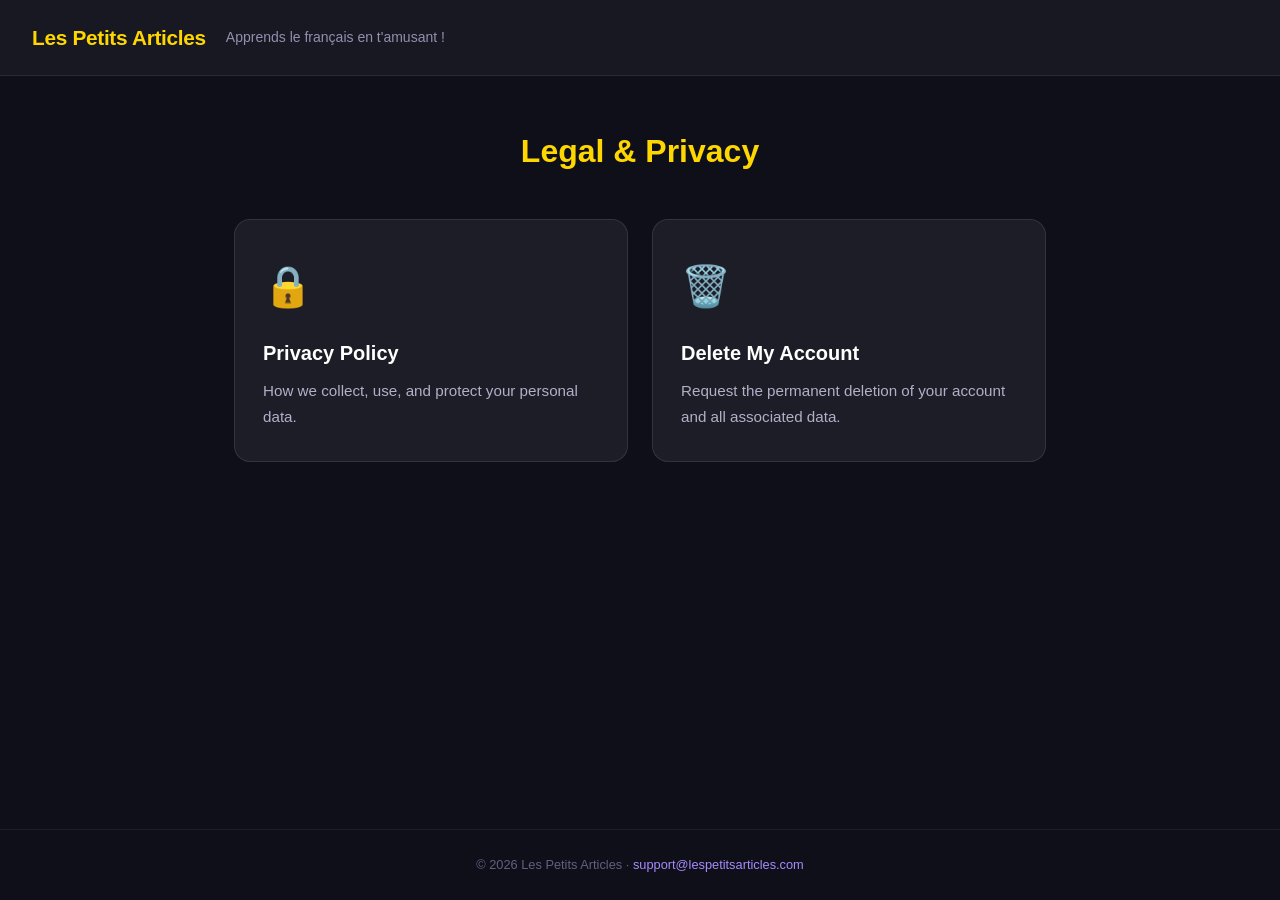
<file: index.html>
<!DOCTYPE html>
<html lang="en">
<head>
  <meta charset="UTF-8">
  <meta name="viewport" content="width=device-width, initial-scale=1.0">
  <title>Les Petits Articles — Legal</title>
  <link rel="stylesheet" href="style.css">
</head>
<body>
  <header>
    <div class="logo">Les Petits Articles</div>
    <p class="tagline">Apprends le français en t'amusant !</p>
  </header>
  <main class="center">
    <h1>Legal &amp; Privacy</h1>
    <div class="card-grid">
      <a href="privacy-policy.html" class="card">
        <div class="card-icon">🔒</div>
        <h2>Privacy Policy</h2>
        <p>How we collect, use, and protect your personal data.</p>
      </a>
      <a href="delete-account.html" class="card">
        <div class="card-icon">🗑️</div>
        <h2>Delete My Account</h2>
        <p>Request the permanent deletion of your account and all associated data.</p>
      </a>
    </div>
  </main>
  <footer>
    <p>© 2026 Les Petits Articles · <a href="mailto:support@lespetitsarticles.com">support@lespetitsarticles.com</a></p>
  </footer>
</body>
</html>
</file>
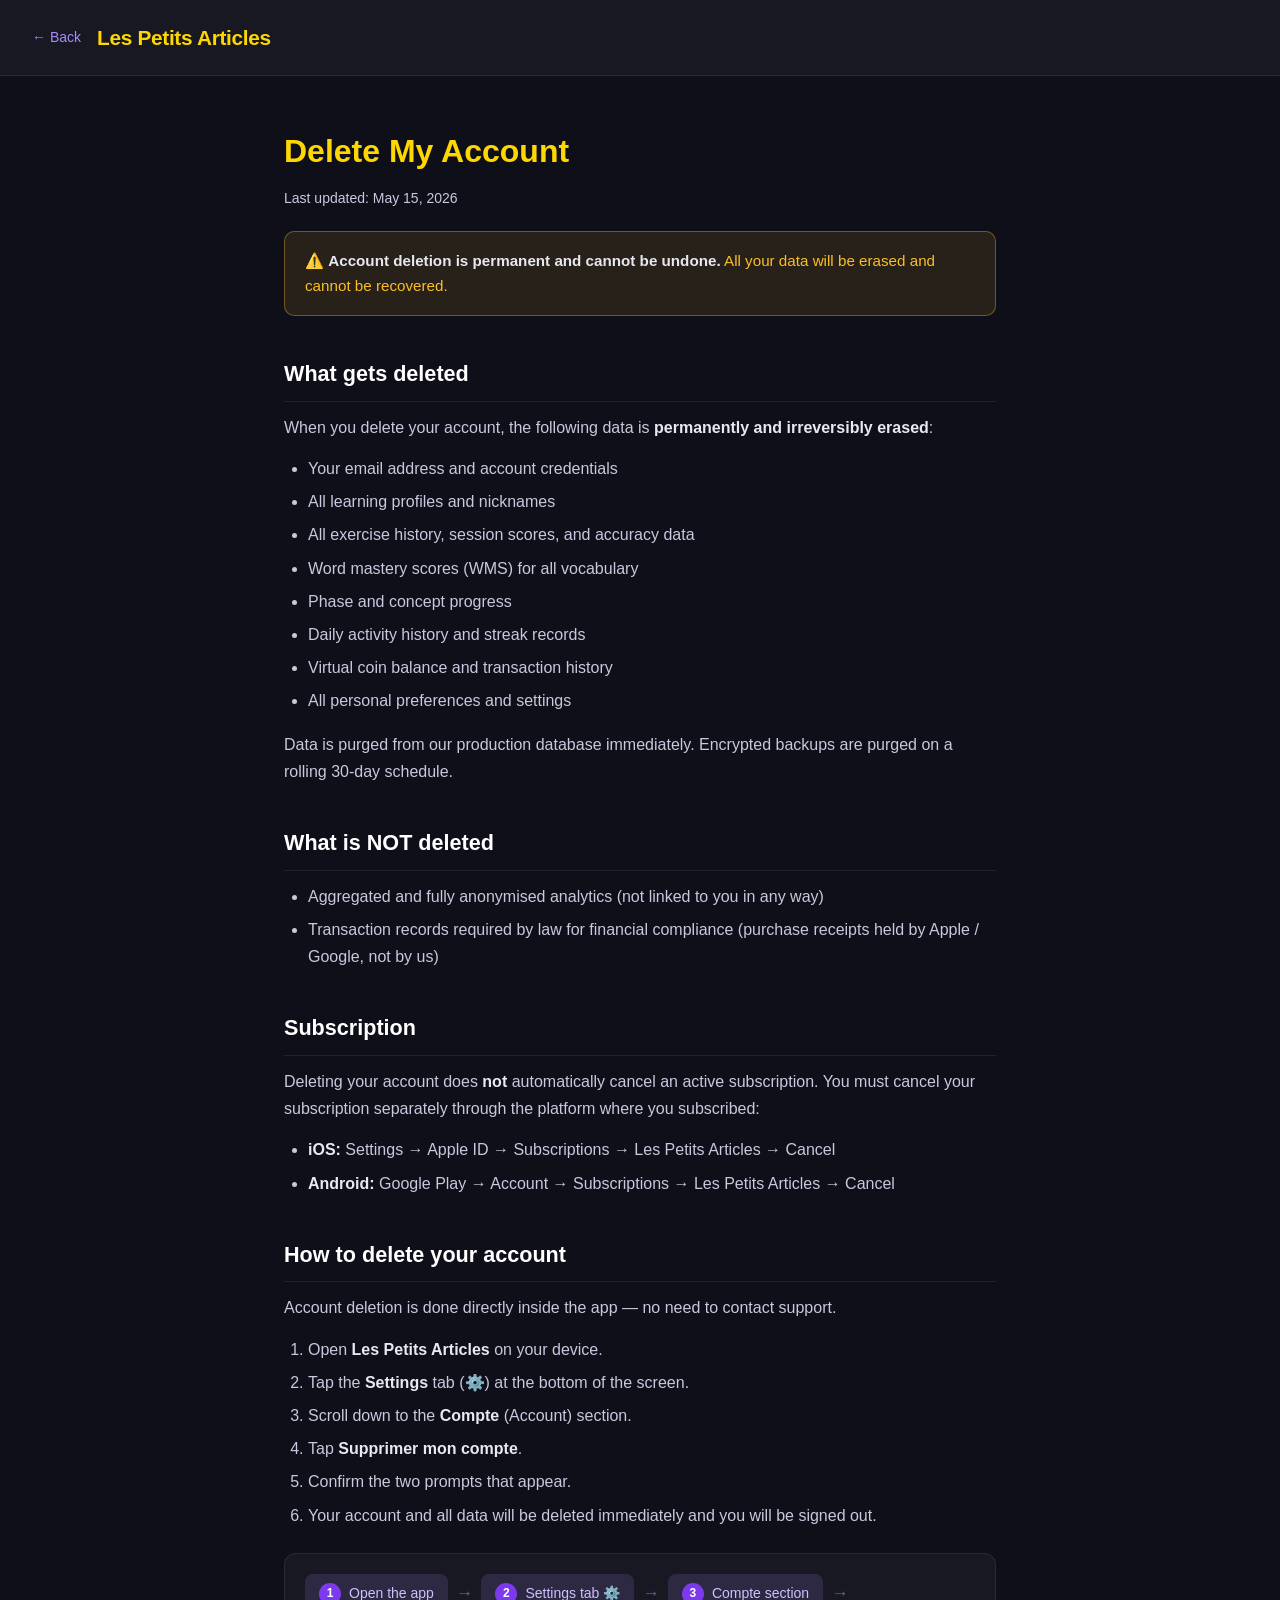
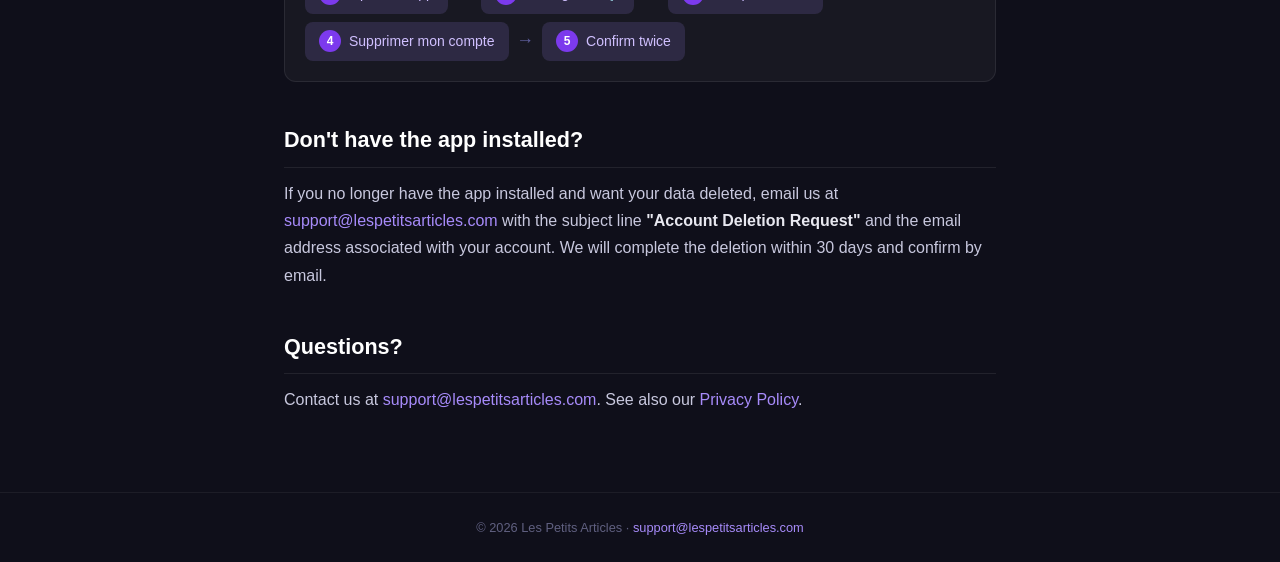
<file: delete-account.html>
<!DOCTYPE html>
<html lang="en">
<head>
  <meta charset="UTF-8">
  <meta name="viewport" content="width=device-width, initial-scale=1.0">
  <title>Delete My Account — Les Petits Articles</title>
  <link rel="stylesheet" href="style.css">
</head>
<body>
  <header>
    <a href="index.html" class="back">← Back</a>
    <div class="logo">Les Petits Articles</div>
  </header>
  <main class="prose">
    <h1>Delete My Account</h1>
    <p class="meta">Last updated: May 15, 2026</p>

    <div class="warning-box">
      ⚠️ <strong>Account deletion is permanent and cannot be undone.</strong> All your data will be erased and cannot be recovered.
    </div>

    <h2>What gets deleted</h2>
    <p>When you delete your account, the following data is <strong>permanently and irreversibly erased</strong>:</p>
    <ul>
      <li>Your email address and account credentials</li>
      <li>All learning profiles and nicknames</li>
      <li>All exercise history, session scores, and accuracy data</li>
      <li>Word mastery scores (WMS) for all vocabulary</li>
      <li>Phase and concept progress</li>
      <li>Daily activity history and streak records</li>
      <li>Virtual coin balance and transaction history</li>
      <li>All personal preferences and settings</li>
    </ul>
    <p>Data is purged from our production database immediately. Encrypted backups are purged on a rolling 30-day schedule.</p>

    <h2>What is NOT deleted</h2>
    <ul>
      <li>Aggregated and fully anonymised analytics (not linked to you in any way)</li>
      <li>Transaction records required by law for financial compliance (purchase receipts held by Apple / Google, not by us)</li>
    </ul>

    <h2>Subscription</h2>
    <p>Deleting your account does <strong>not</strong> automatically cancel an active subscription. You must cancel your subscription separately through the platform where you subscribed:</p>
    <ul>
      <li><strong>iOS:</strong> Settings → Apple ID → Subscriptions → Les Petits Articles → Cancel</li>
      <li><strong>Android:</strong> Google Play → Account → Subscriptions → Les Petits Articles → Cancel</li>
    </ul>

    <h2>How to delete your account</h2>
    <p>Account deletion is done directly inside the app — no need to contact support.</p>
    <ol>
      <li>Open <strong>Les Petits Articles</strong> on your device.</li>
      <li>Tap the <strong>Settings</strong> tab (⚙️) at the bottom of the screen.</li>
      <li>Scroll down to the <strong>Compte</strong> (Account) section.</li>
      <li>Tap <strong>Supprimer mon compte</strong>.</li>
      <li>Confirm the two prompts that appear.</li>
      <li>Your account and all data will be deleted immediately and you will be signed out.</li>
    </ol>

    <div class="steps-visual">
      <div class="step"><span class="step-num">1</span><span>Open the app</span></div>
      <div class="step-arrow">→</div>
      <div class="step"><span class="step-num">2</span><span>Settings tab ⚙️</span></div>
      <div class="step-arrow">→</div>
      <div class="step"><span class="step-num">3</span><span>Compte section</span></div>
      <div class="step-arrow">→</div>
      <div class="step"><span class="step-num">4</span><span>Supprimer mon compte</span></div>
      <div class="step-arrow">→</div>
      <div class="step"><span class="step-num">5</span><span>Confirm twice</span></div>
    </div>

    <h2>Don't have the app installed?</h2>
    <p>If you no longer have the app installed and want your data deleted, email us at <a href="mailto:support@lespetitsarticles.com">support@lespetitsarticles.com</a> with the subject line <strong>"Account Deletion Request"</strong> and the email address associated with your account. We will complete the deletion within 30 days and confirm by email.</p>

    <h2>Questions?</h2>
    <p>Contact us at <a href="mailto:support@lespetitsarticles.com">support@lespetitsarticles.com</a>. See also our <a href="privacy-policy.html">Privacy Policy</a>.</p>
  </main>
  <footer>
    <p>© 2026 Les Petits Articles · <a href="mailto:support@lespetitsarticles.com">support@lespetitsarticles.com</a></p>
  </footer>
</body>
</html>
</file>
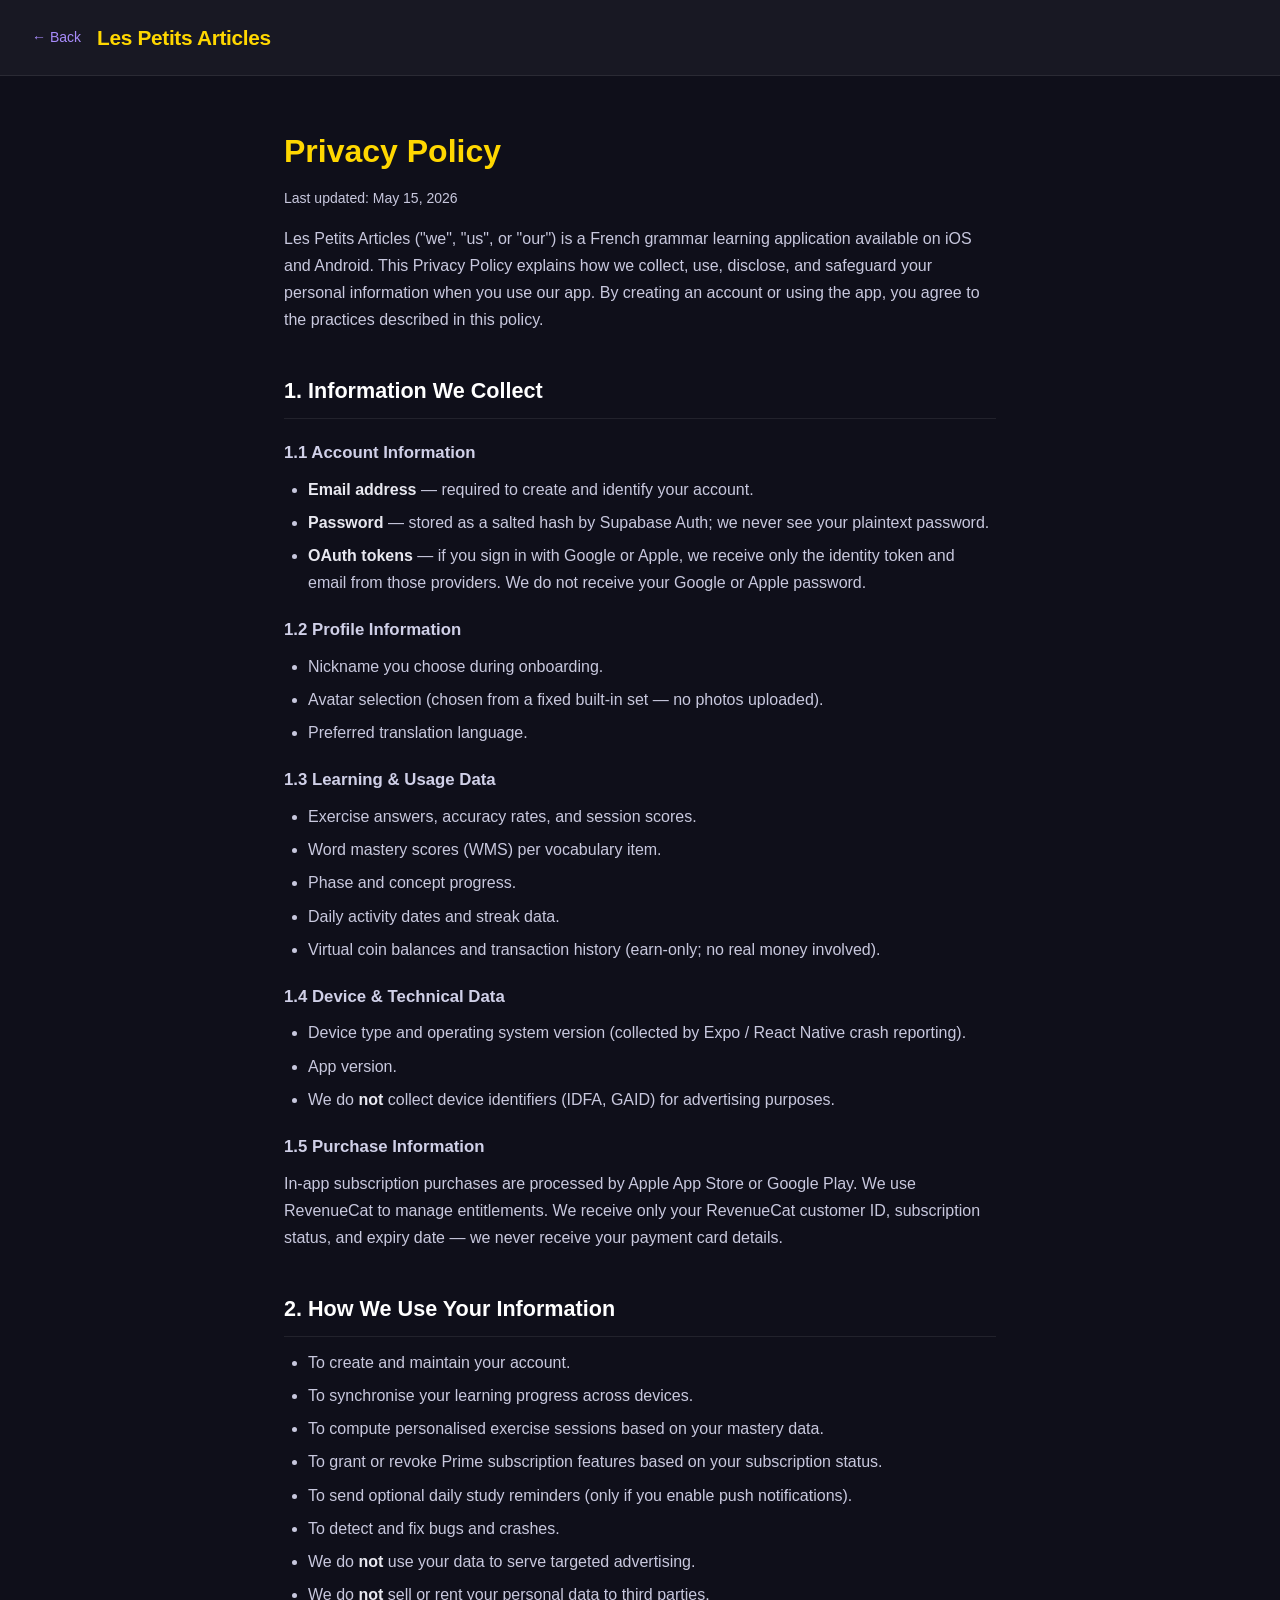
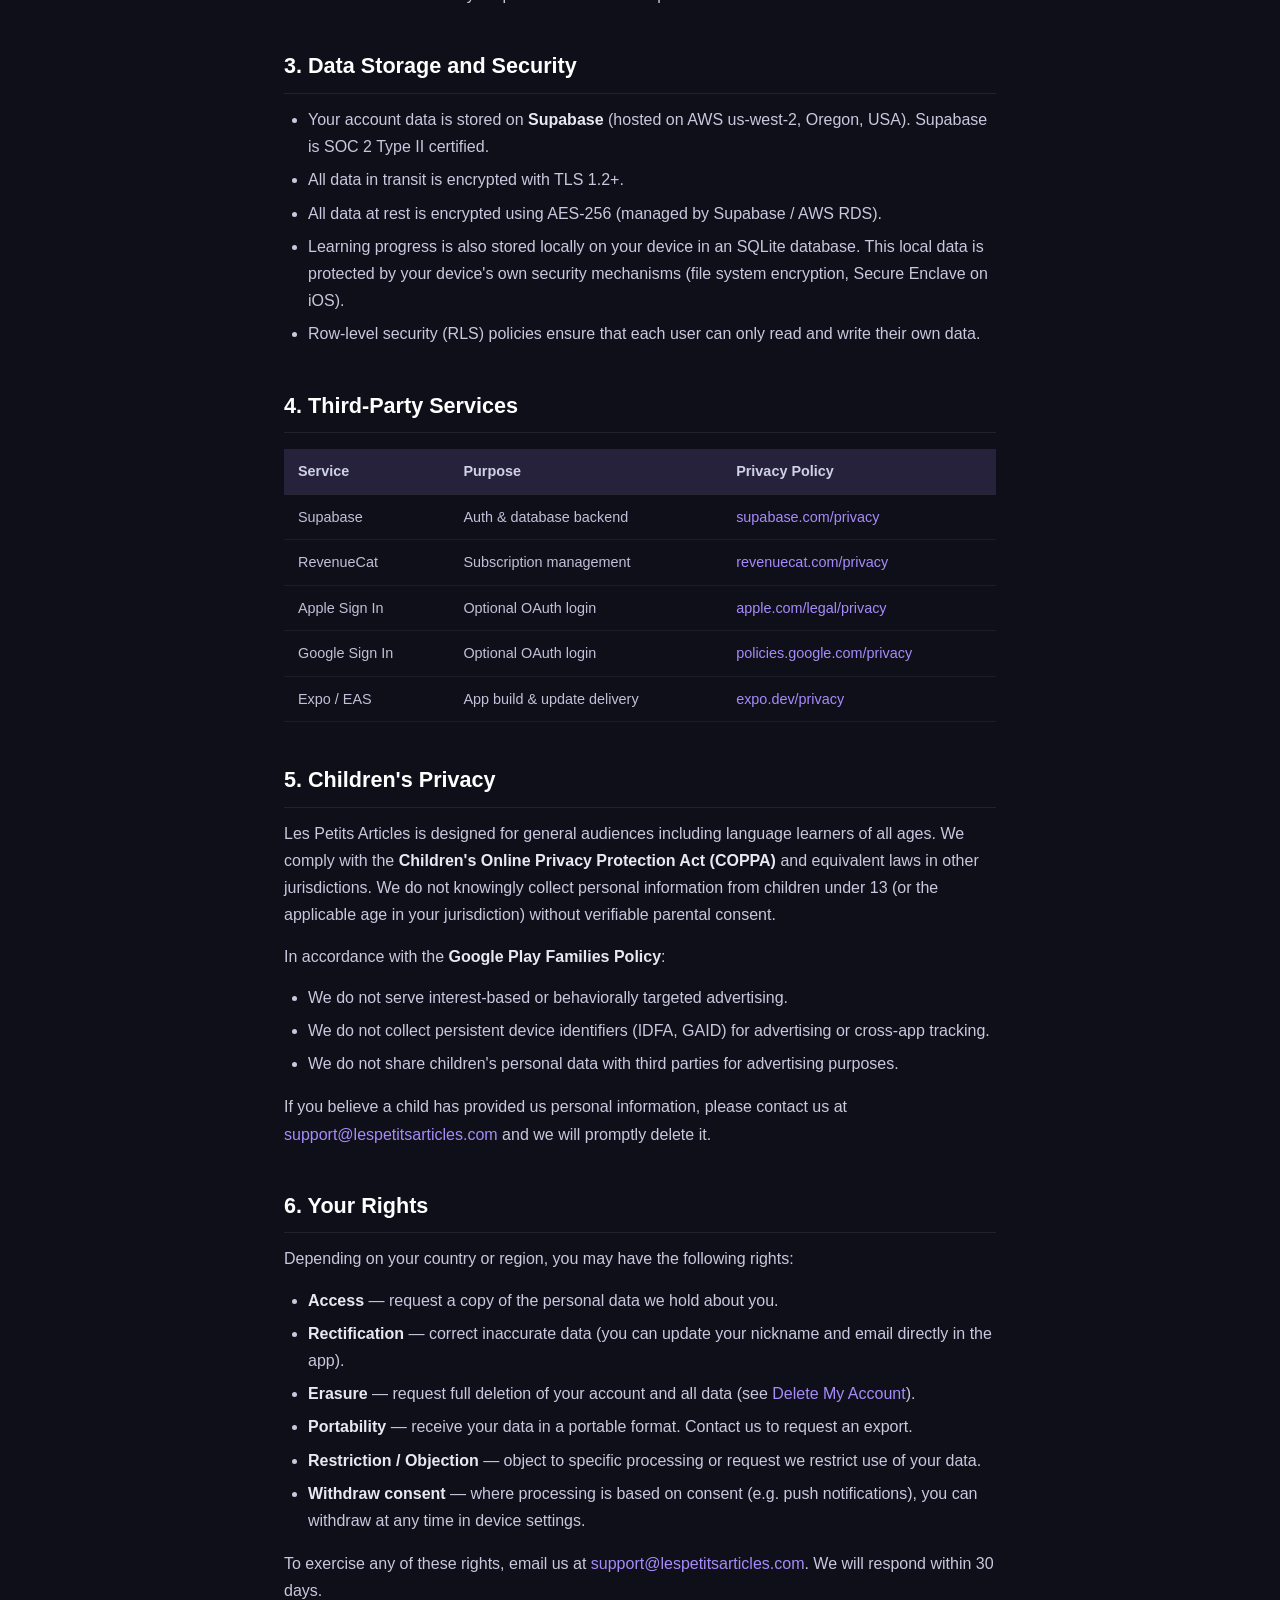
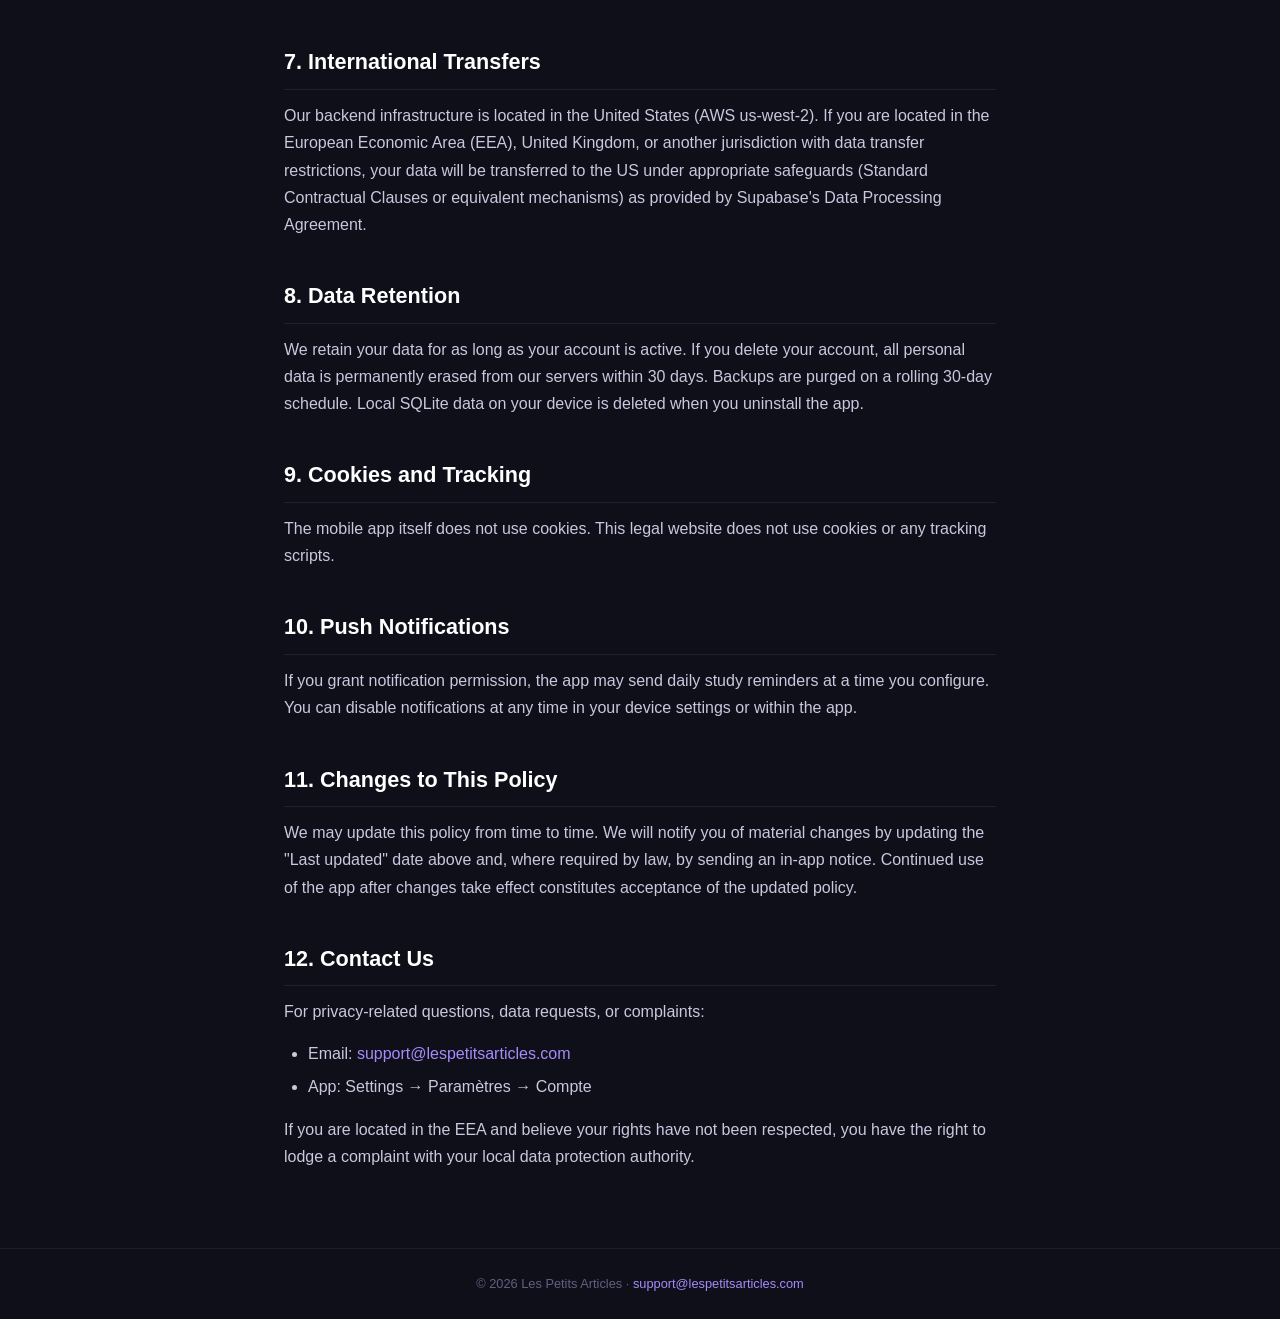
<file: privacy-policy.html>
<!DOCTYPE html>
<html lang="en">
<head>
  <meta charset="UTF-8">
  <meta name="viewport" content="width=device-width, initial-scale=1.0">
  <title>Privacy Policy — Les Petits Articles</title>
  <link rel="stylesheet" href="style.css">
</head>
<body>
  <header>
    <a href="index.html" class="back">← Back</a>
    <div class="logo">Les Petits Articles</div>
  </header>
  <main class="prose">
    <h1>Privacy Policy</h1>
    <p class="meta">Last updated: May 15, 2026</p>

    <p>Les Petits Articles ("we", "us", or "our") is a French grammar learning application available on iOS and Android. This Privacy Policy explains how we collect, use, disclose, and safeguard your personal information when you use our app. By creating an account or using the app, you agree to the practices described in this policy.</p>

    <h2>1. Information We Collect</h2>
    <h3>1.1 Account Information</h3>
    <ul>
      <li><strong>Email address</strong> — required to create and identify your account.</li>
      <li><strong>Password</strong> — stored as a salted hash by Supabase Auth; we never see your plaintext password.</li>
      <li><strong>OAuth tokens</strong> — if you sign in with Google or Apple, we receive only the identity token and email from those providers. We do not receive your Google or Apple password.</li>
    </ul>

    <h3>1.2 Profile Information</h3>
    <ul>
      <li>Nickname you choose during onboarding.</li>
      <li>Avatar selection (chosen from a fixed built-in set — no photos uploaded).</li>
      <li>Preferred translation language.</li>
    </ul>

    <h3>1.3 Learning &amp; Usage Data</h3>
    <ul>
      <li>Exercise answers, accuracy rates, and session scores.</li>
      <li>Word mastery scores (WMS) per vocabulary item.</li>
      <li>Phase and concept progress.</li>
      <li>Daily activity dates and streak data.</li>
      <li>Virtual coin balances and transaction history (earn-only; no real money involved).</li>
    </ul>

    <h3>1.4 Device &amp; Technical Data</h3>
    <ul>
      <li>Device type and operating system version (collected by Expo / React Native crash reporting).</li>
      <li>App version.</li>
      <li>We do <strong>not</strong> collect device identifiers (IDFA, GAID) for advertising purposes.</li>
    </ul>

    <h3>1.5 Purchase Information</h3>
    <p>In-app subscription purchases are processed by Apple App Store or Google Play. We use RevenueCat to manage entitlements. We receive only your RevenueCat customer ID, subscription status, and expiry date — we never receive your payment card details.</p>

    <h2>2. How We Use Your Information</h2>
    <ul>
      <li>To create and maintain your account.</li>
      <li>To synchronise your learning progress across devices.</li>
      <li>To compute personalised exercise sessions based on your mastery data.</li>
      <li>To grant or revoke Prime subscription features based on your subscription status.</li>
      <li>To send optional daily study reminders (only if you enable push notifications).</li>
      <li>To detect and fix bugs and crashes.</li>
      <li>We do <strong>not</strong> use your data to serve targeted advertising.</li>
      <li>We do <strong>not</strong> sell or rent your personal data to third parties.</li>
    </ul>

    <h2>3. Data Storage and Security</h2>
    <ul>
      <li>Your account data is stored on <strong>Supabase</strong> (hosted on AWS us-west-2, Oregon, USA). Supabase is SOC 2 Type II certified.</li>
      <li>All data in transit is encrypted with TLS 1.2+.</li>
      <li>All data at rest is encrypted using AES-256 (managed by Supabase / AWS RDS).</li>
      <li>Learning progress is also stored locally on your device in an SQLite database. This local data is protected by your device's own security mechanisms (file system encryption, Secure Enclave on iOS).</li>
      <li>Row-level security (RLS) policies ensure that each user can only read and write their own data.</li>
    </ul>

    <h2>4. Third-Party Services</h2>
    <table>
      <thead><tr><th>Service</th><th>Purpose</th><th>Privacy Policy</th></tr></thead>
      <tbody>
        <tr><td>Supabase</td><td>Auth &amp; database backend</td><td><a href="https://supabase.com/privacy" target="_blank">supabase.com/privacy</a></td></tr>
        <tr><td>RevenueCat</td><td>Subscription management</td><td><a href="https://www.revenuecat.com/privacy" target="_blank">revenuecat.com/privacy</a></td></tr>
        <tr><td>Apple Sign In</td><td>Optional OAuth login</td><td><a href="https://www.apple.com/legal/privacy/" target="_blank">apple.com/legal/privacy</a></td></tr>
        <tr><td>Google Sign In</td><td>Optional OAuth login</td><td><a href="https://policies.google.com/privacy" target="_blank">policies.google.com/privacy</a></td></tr>
        <tr><td>Expo / EAS</td><td>App build &amp; update delivery</td><td><a href="https://expo.dev/privacy" target="_blank">expo.dev/privacy</a></td></tr>
      </tbody>
    </table>

    <h2>5. Children's Privacy</h2>
    <p>Les Petits Articles is designed for general audiences including language learners of all ages. We comply with the <strong>Children's Online Privacy Protection Act (COPPA)</strong> and equivalent laws in other jurisdictions. We do not knowingly collect personal information from children under 13 (or the applicable age in your jurisdiction) without verifiable parental consent.</p>
    <p>In accordance with the <strong>Google Play Families Policy</strong>:</p>
    <ul>
      <li>We do not serve interest-based or behaviorally targeted advertising.</li>
      <li>We do not collect persistent device identifiers (IDFA, GAID) for advertising or cross-app tracking.</li>
      <li>We do not share children's personal data with third parties for advertising purposes.</li>
    </ul>
    <p>If you believe a child has provided us personal information, please contact us at <a href="mailto:support@lespetitsarticles.com">support@lespetitsarticles.com</a> and we will promptly delete it.</p>

    <h2>6. Your Rights</h2>
    <p>Depending on your country or region, you may have the following rights:</p>
    <ul>
      <li><strong>Access</strong> — request a copy of the personal data we hold about you.</li>
      <li><strong>Rectification</strong> — correct inaccurate data (you can update your nickname and email directly in the app).</li>
      <li><strong>Erasure</strong> — request full deletion of your account and all data (see <a href="delete-account.html">Delete My Account</a>).</li>
      <li><strong>Portability</strong> — receive your data in a portable format. Contact us to request an export.</li>
      <li><strong>Restriction / Objection</strong> — object to specific processing or request we restrict use of your data.</li>
      <li><strong>Withdraw consent</strong> — where processing is based on consent (e.g. push notifications), you can withdraw at any time in device settings.</li>
    </ul>
    <p>To exercise any of these rights, email us at <a href="mailto:support@lespetitsarticles.com">support@lespetitsarticles.com</a>. We will respond within 30 days.</p>

    <h2>7. International Transfers</h2>
    <p>Our backend infrastructure is located in the United States (AWS us-west-2). If you are located in the European Economic Area (EEA), United Kingdom, or another jurisdiction with data transfer restrictions, your data will be transferred to the US under appropriate safeguards (Standard Contractual Clauses or equivalent mechanisms) as provided by Supabase's Data Processing Agreement.</p>

    <h2>8. Data Retention</h2>
    <p>We retain your data for as long as your account is active. If you delete your account, all personal data is permanently erased from our servers within 30 days. Backups are purged on a rolling 30-day schedule. Local SQLite data on your device is deleted when you uninstall the app.</p>

    <h2>9. Cookies and Tracking</h2>
    <p>The mobile app itself does not use cookies. This legal website does not use cookies or any tracking scripts.</p>

    <h2>10. Push Notifications</h2>
    <p>If you grant notification permission, the app may send daily study reminders at a time you configure. You can disable notifications at any time in your device settings or within the app.</p>

    <h2>11. Changes to This Policy</h2>
    <p>We may update this policy from time to time. We will notify you of material changes by updating the "Last updated" date above and, where required by law, by sending an in-app notice. Continued use of the app after changes take effect constitutes acceptance of the updated policy.</p>

    <h2>12. Contact Us</h2>
    <p>For privacy-related questions, data requests, or complaints:</p>
    <ul>
      <li>Email: <a href="mailto:support@lespetitsarticles.com">support@lespetitsarticles.com</a></li>
      <li>App: Settings → Paramètres → Compte</li>
    </ul>
    <p>If you are located in the EEA and believe your rights have not been respected, you have the right to lodge a complaint with your local data protection authority.</p>
  </main>
  <footer>
    <p>© 2026 Les Petits Articles · <a href="mailto:support@lespetitsarticles.com">support@lespetitsarticles.com</a></p>
  </footer>
</body>
</html>
</file>
<file: style.css>
/* ── Reset & Base ── */
*, *::before, *::after { box-sizing: border-box; margin: 0; padding: 0; }

body {
  font-family: -apple-system, BlinkMacSystemFont, 'Segoe UI', Roboto, Helvetica, Arial, sans-serif;
  background: #0f0f1a;
  color: #e8e8f0;
  min-height: 100vh;
  display: flex;
  flex-direction: column;
  line-height: 1.7;
}

a { color: #a78bfa; text-decoration: none; }
a:hover { text-decoration: underline; }

/* ── Header ── */
header {
  background: rgba(255,255,255,0.04);
  border-bottom: 1px solid rgba(255,255,255,0.08);
  padding: 20px 32px;
  display: flex;
  align-items: center;
  gap: 16px;
}

.logo {
  font-size: 1.3rem;
  font-weight: 800;
  color: #FFD700;
  letter-spacing: -0.3px;
}

.tagline {
  font-size: 0.875rem;
  color: #9090b0;
  margin-left: 4px;
}

.back {
  font-size: 0.875rem;
  color: #a78bfa;
  white-space: nowrap;
}

/* ── Main ── */
main {
  flex: 1;
  width: 100%;
  max-width: 760px;
  margin: 0 auto;
  padding: 48px 24px 64px;
}

main.center {
  max-width: 860px;
  text-align: center;
}

h1 {
  font-size: 2rem;
  font-weight: 800;
  color: #FFD700;
  margin-bottom: 8px;
}

.meta {
  color: #9090b0;
  font-size: 0.875rem;
  margin-bottom: 32px;
}

/* ── Home card grid ── */
.card-grid {
  display: grid;
  grid-template-columns: repeat(auto-fit, minmax(260px, 1fr));
  gap: 24px;
  margin-top: 40px;
  text-align: left;
}

a.card {
  display: block;
  background: rgba(255,255,255,0.06);
  border: 1px solid rgba(255,255,255,0.1);
  border-radius: 16px;
  padding: 32px 28px;
  transition: background 0.2s, border-color 0.2s;
  color: inherit;
}

a.card:hover {
  background: rgba(167,139,250,0.12);
  border-color: #a78bfa;
  text-decoration: none;
}

.card-icon { font-size: 2.5rem; margin-bottom: 16px; }
.card h2 { font-size: 1.25rem; font-weight: 700; color: #fff; margin-bottom: 8px; }
.card p { color: #b0b0c8; font-size: 0.95rem; }

/* ── Prose content ── */
.prose h2 {
  font-size: 1.35rem;
  font-weight: 700;
  color: #fff;
  margin-top: 40px;
  margin-bottom: 12px;
  padding-bottom: 8px;
  border-bottom: 1px solid rgba(255,255,255,0.08);
}

.prose h3 {
  font-size: 1.05rem;
  font-weight: 600;
  color: #d0d0e8;
  margin-top: 20px;
  margin-bottom: 8px;
}

.prose p {
  margin-bottom: 14px;
  color: #c8c8de;
}

.prose ul, .prose ol {
  padding-left: 24px;
  margin-bottom: 16px;
  color: #c8c8de;
}

.prose li { margin-bottom: 6px; }

strong { color: #e8e8f0; }

/* ── Table ── */
table {
  width: 100%;
  border-collapse: collapse;
  margin: 16px 0 24px;
  font-size: 0.9rem;
}

th {
  background: rgba(167,139,250,0.15);
  color: #d0d0e8;
  font-weight: 600;
  text-align: left;
  padding: 10px 14px;
  border-bottom: 1px solid rgba(255,255,255,0.1);
}

td {
  padding: 10px 14px;
  border-bottom: 1px solid rgba(255,255,255,0.06);
  color: #c0c0d8;
}

tr:hover td { background: rgba(255,255,255,0.03); }

/* ── Warning box ── */
.warning-box {
  background: rgba(251, 191, 36, 0.1);
  border: 1px solid rgba(251,191,36,0.35);
  border-radius: 10px;
  padding: 16px 20px;
  color: #fbbf24;
  margin: 20px 0 32px;
  font-size: 0.95rem;
}

/* ── Steps visual ── */
.steps-visual {
  display: flex;
  flex-wrap: wrap;
  align-items: center;
  gap: 8px;
  margin: 24px 0 32px;
  padding: 20px;
  background: rgba(255,255,255,0.04);
  border-radius: 12px;
  border: 1px solid rgba(255,255,255,0.08);
}

.step {
  display: flex;
  align-items: center;
  gap: 8px;
  background: rgba(167,139,250,0.15);
  border-radius: 8px;
  padding: 8px 14px;
  font-size: 0.875rem;
  color: #d0c0ff;
}

.step-num {
  background: #7c3aed;
  color: #fff;
  border-radius: 50%;
  width: 22px;
  height: 22px;
  display: flex;
  align-items: center;
  justify-content: center;
  font-size: 0.75rem;
  font-weight: 700;
  flex-shrink: 0;
}

.step-arrow { color: #6060a0; font-size: 1.1rem; }

/* ── Footer ── */
footer {
  text-align: center;
  padding: 24px;
  font-size: 0.8rem;
  color: #606080;
  border-top: 1px solid rgba(255,255,255,0.06);
}

/* ── Responsive ── */
@media (max-width: 600px) {
  main { padding: 32px 16px 48px; }
  h1 { font-size: 1.6rem; }
  .steps-visual { flex-direction: column; align-items: flex-start; }
  .step-arrow { transform: rotate(90deg); }
  header { padding: 16px; }
}
</file>
